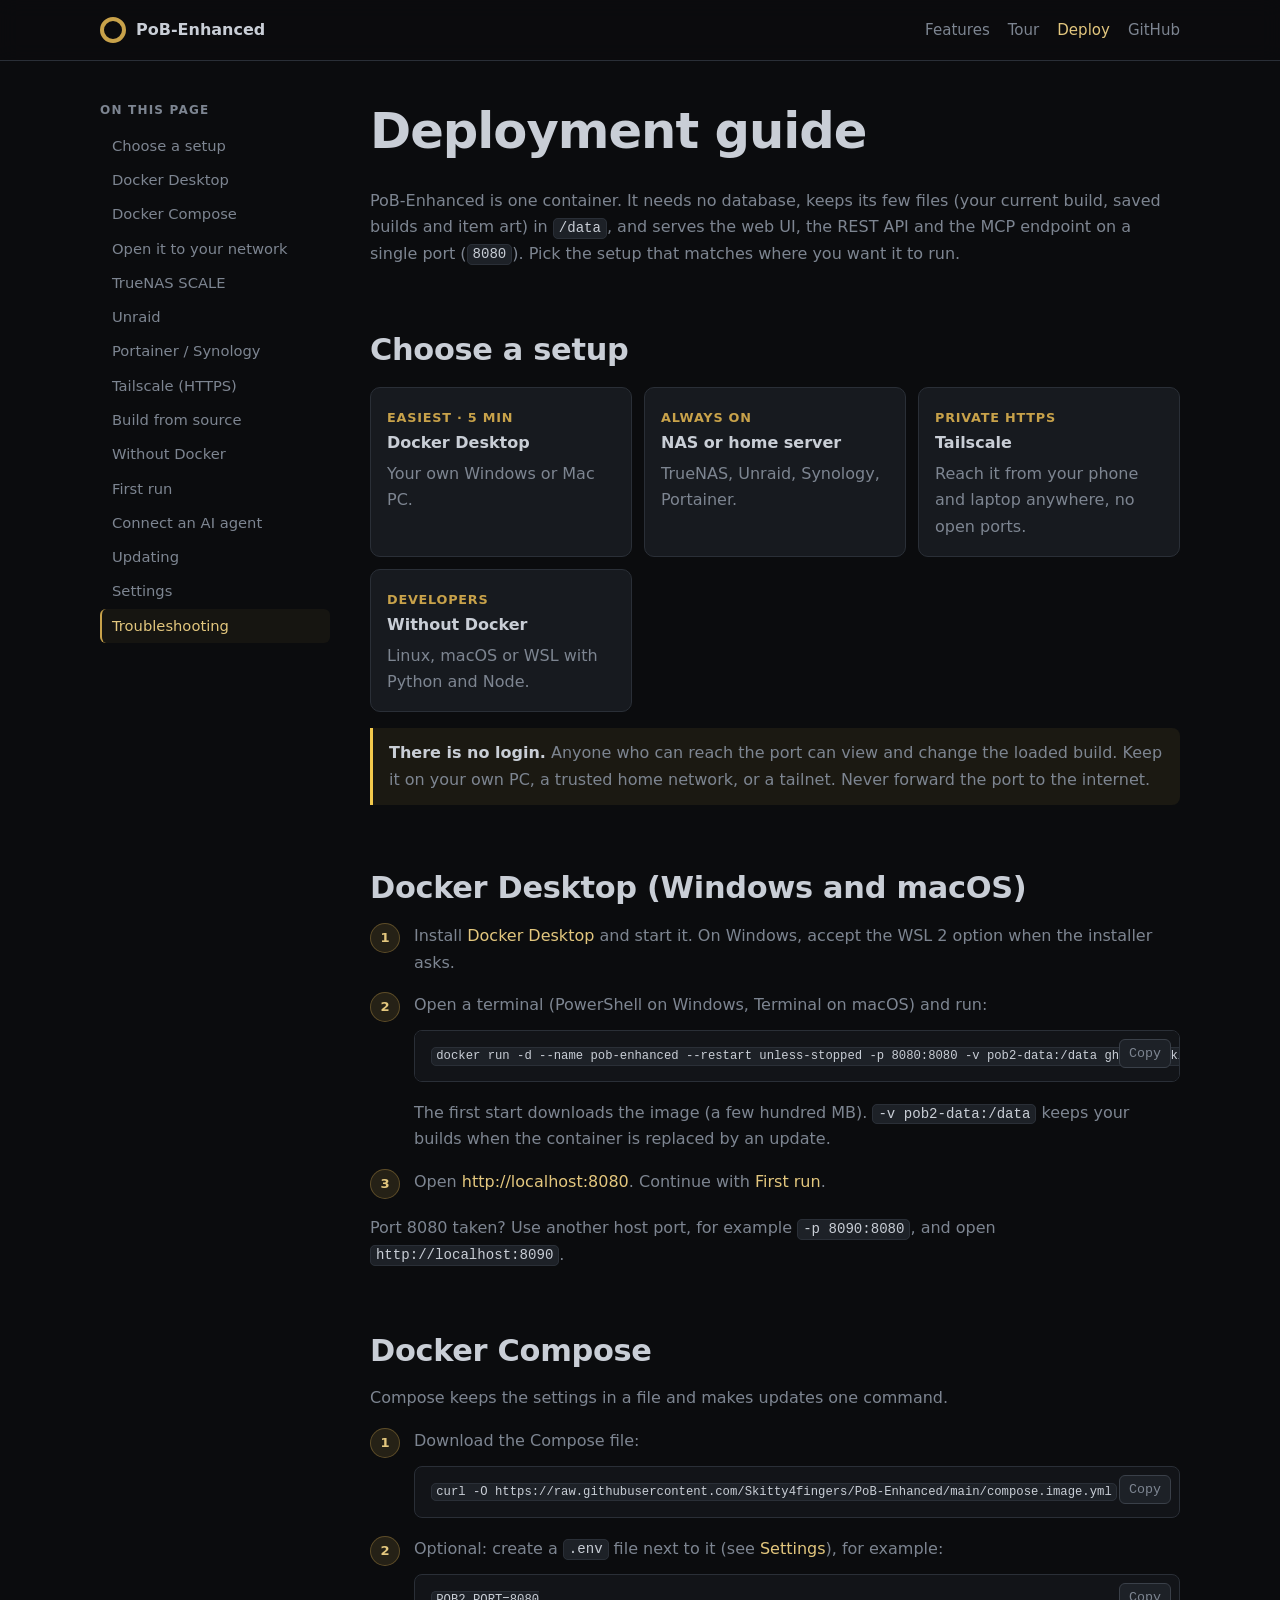
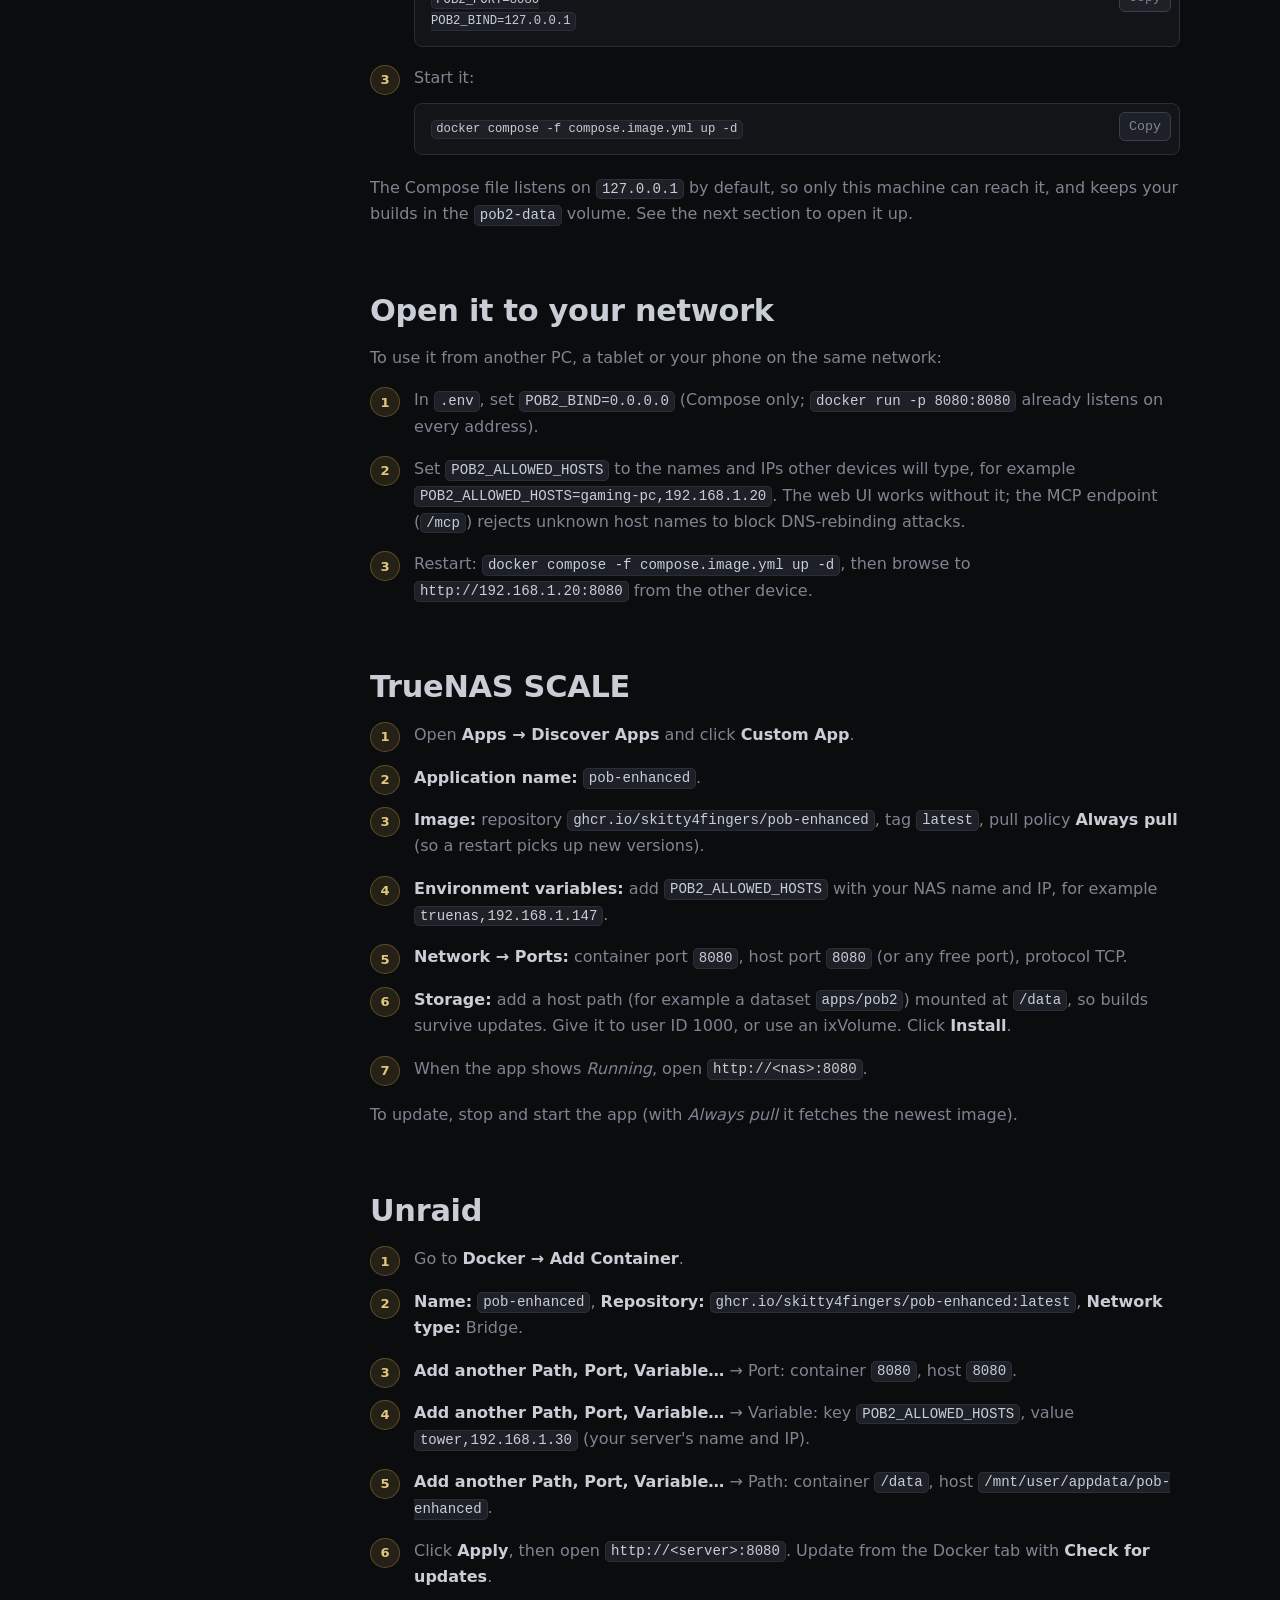
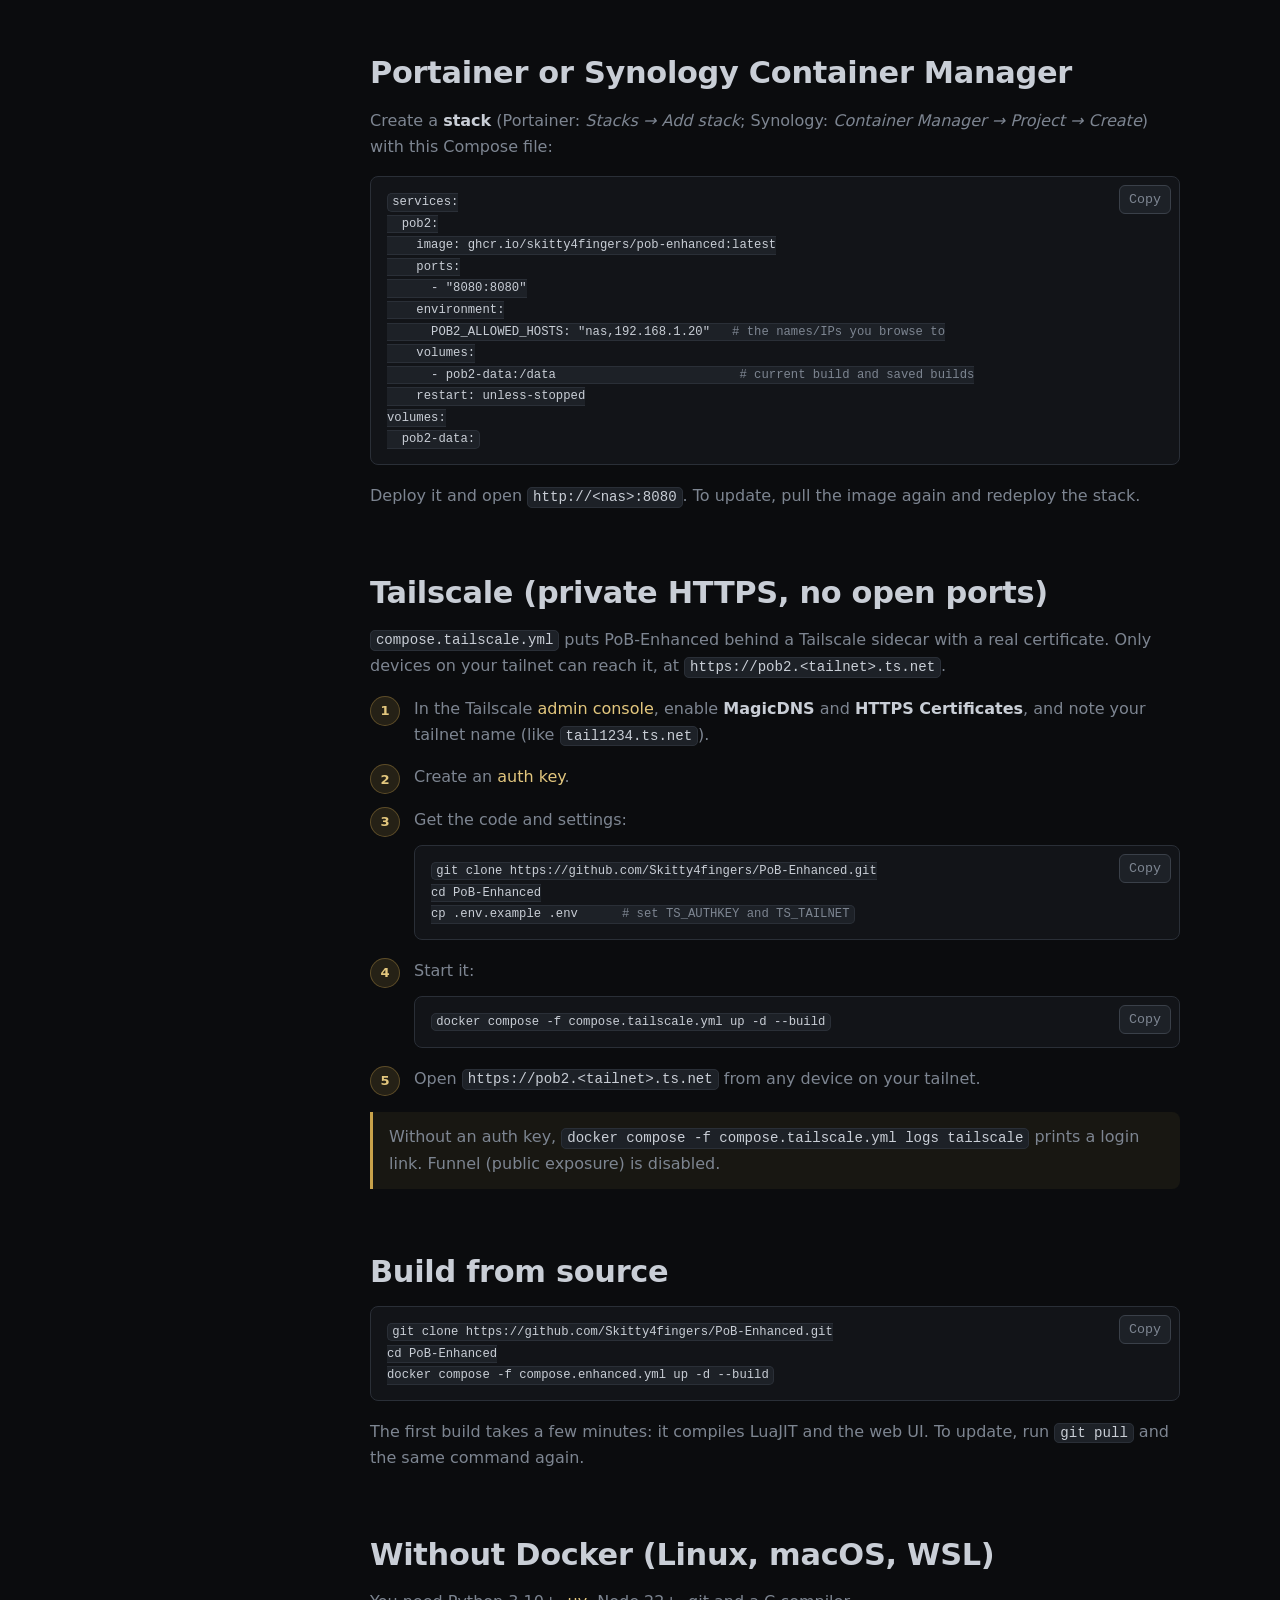
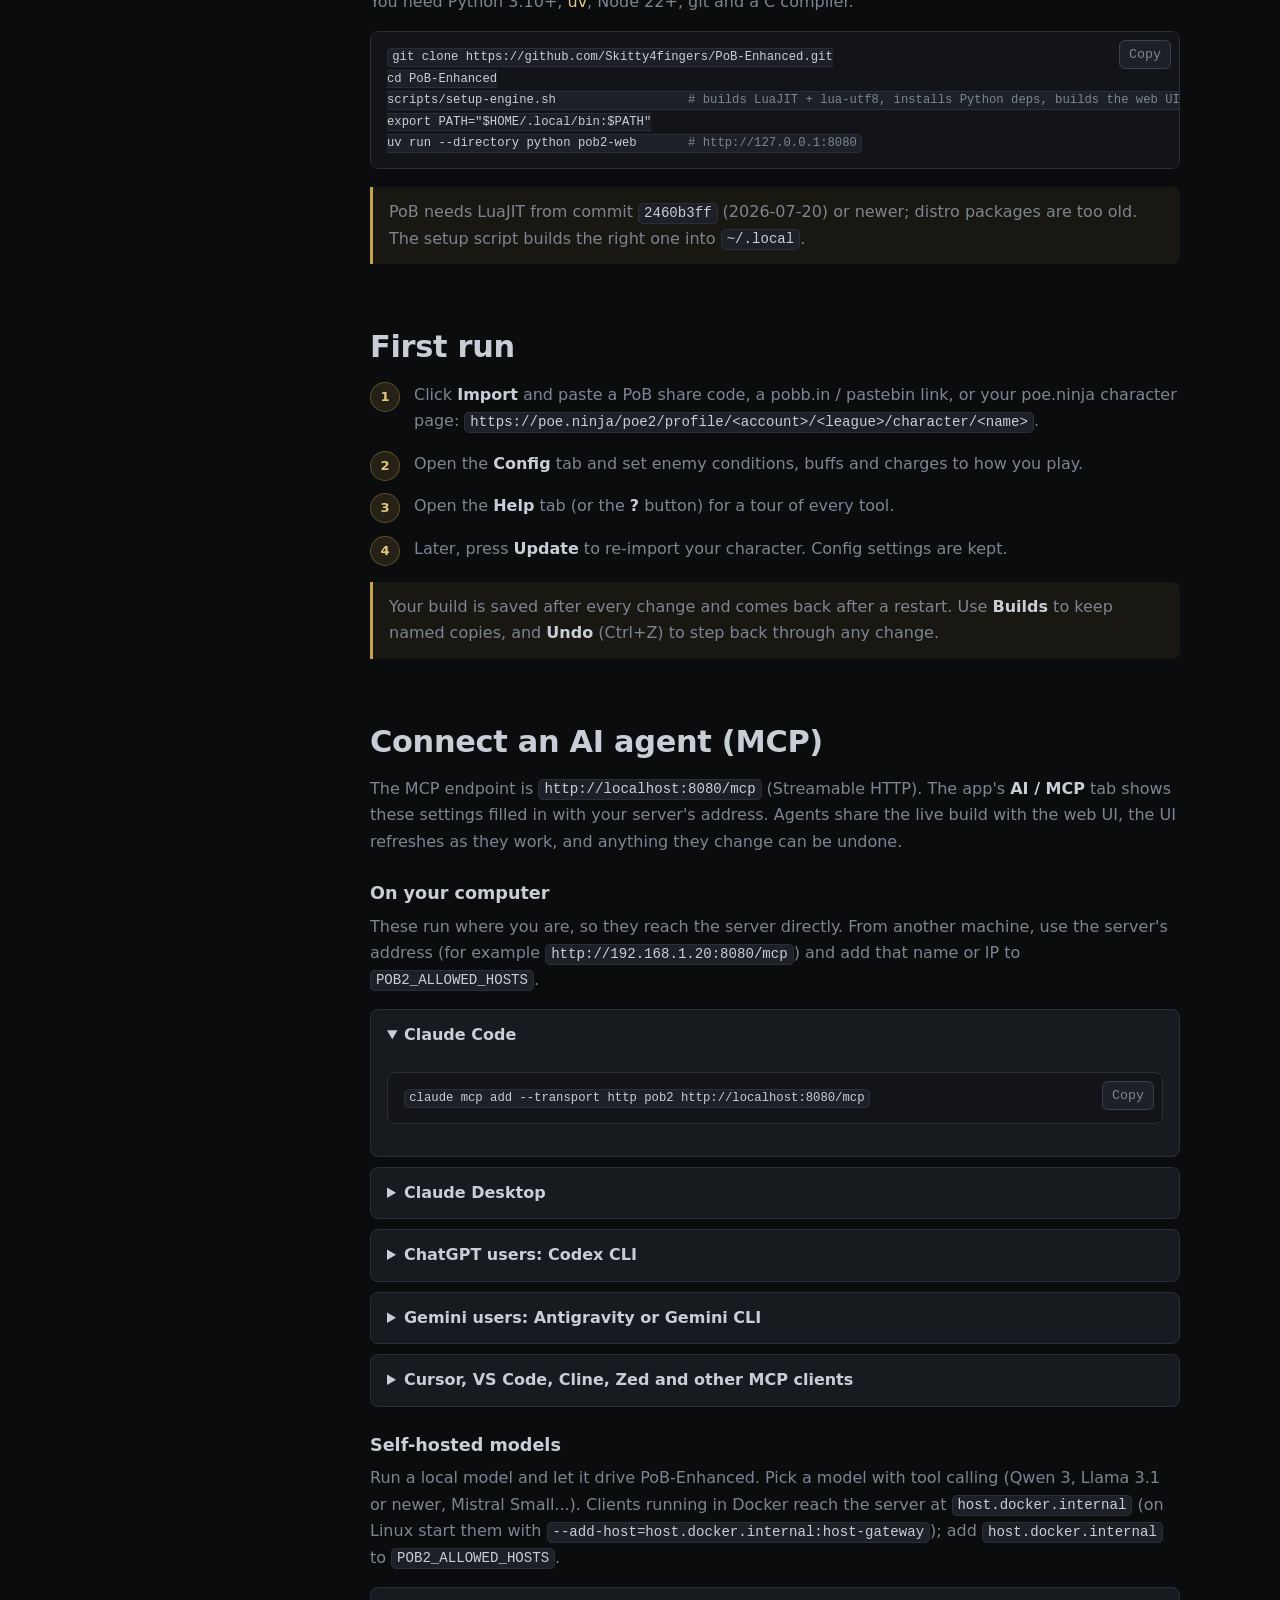
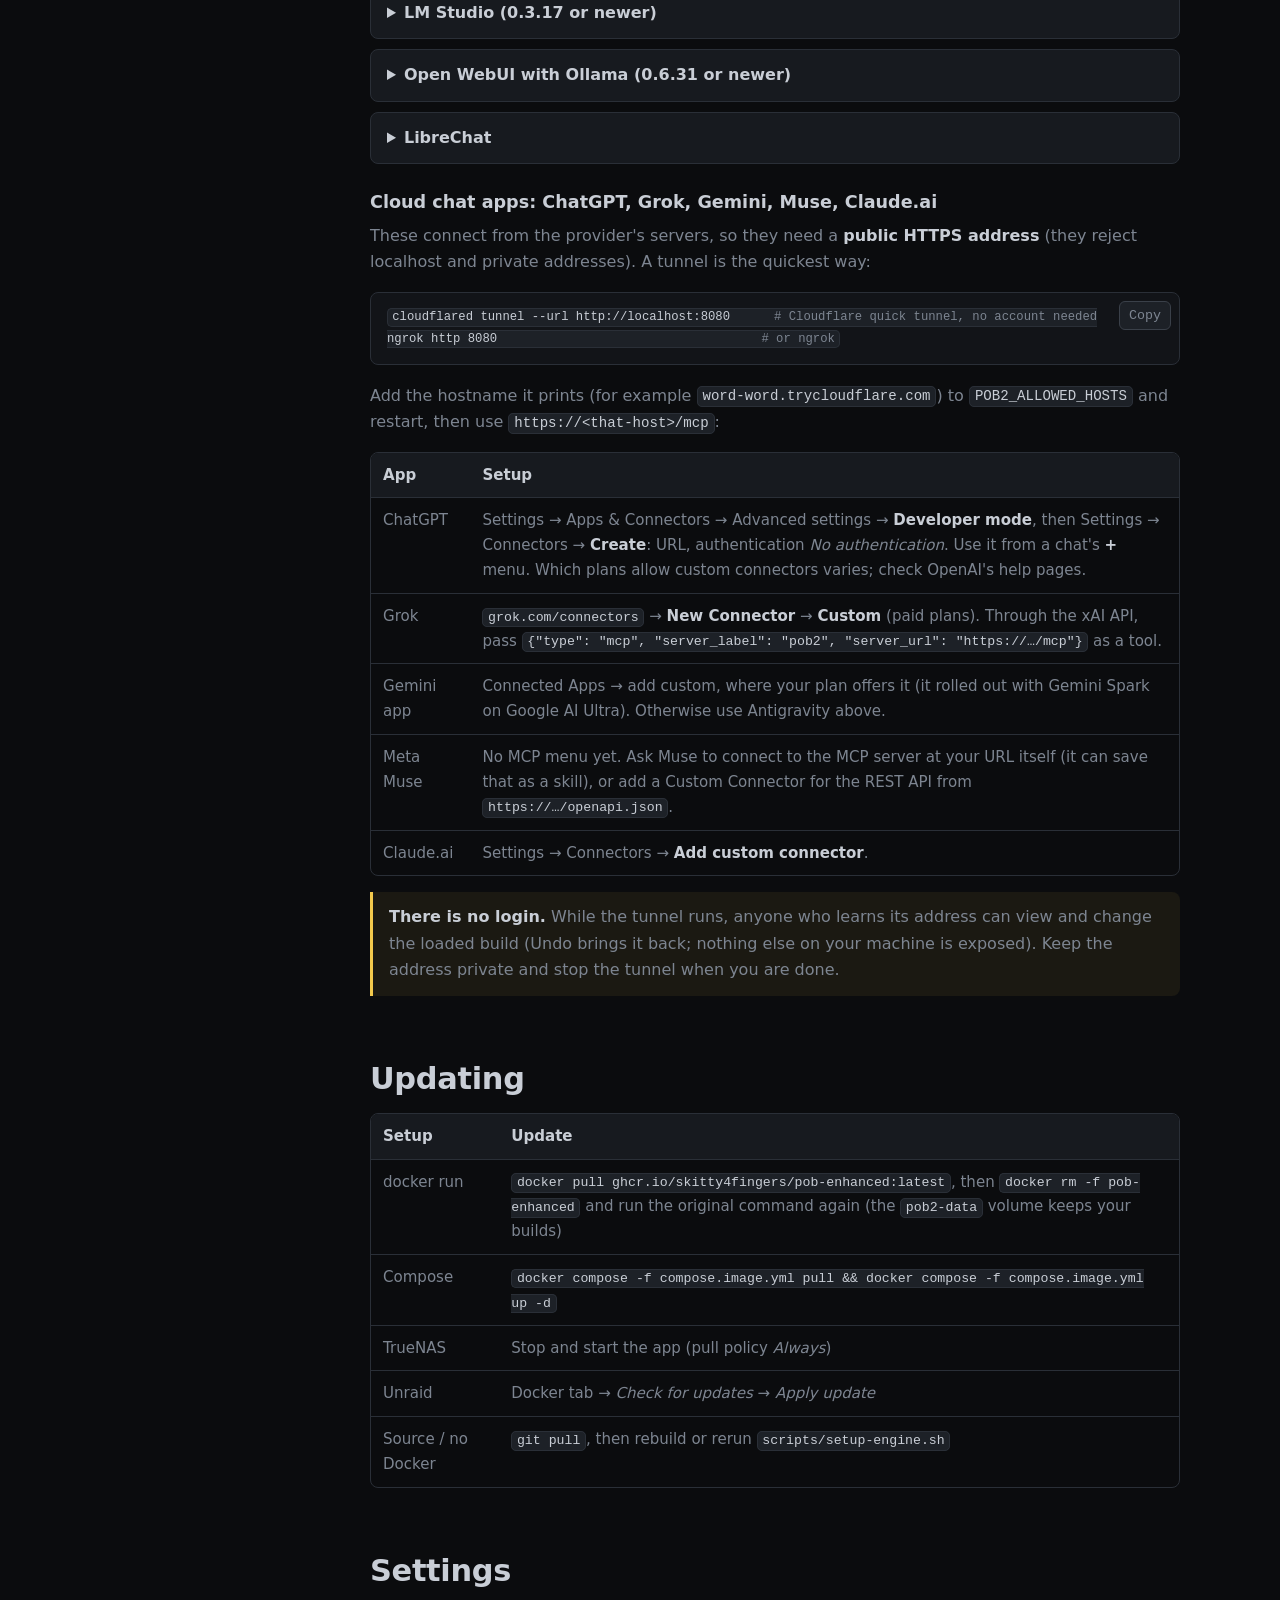
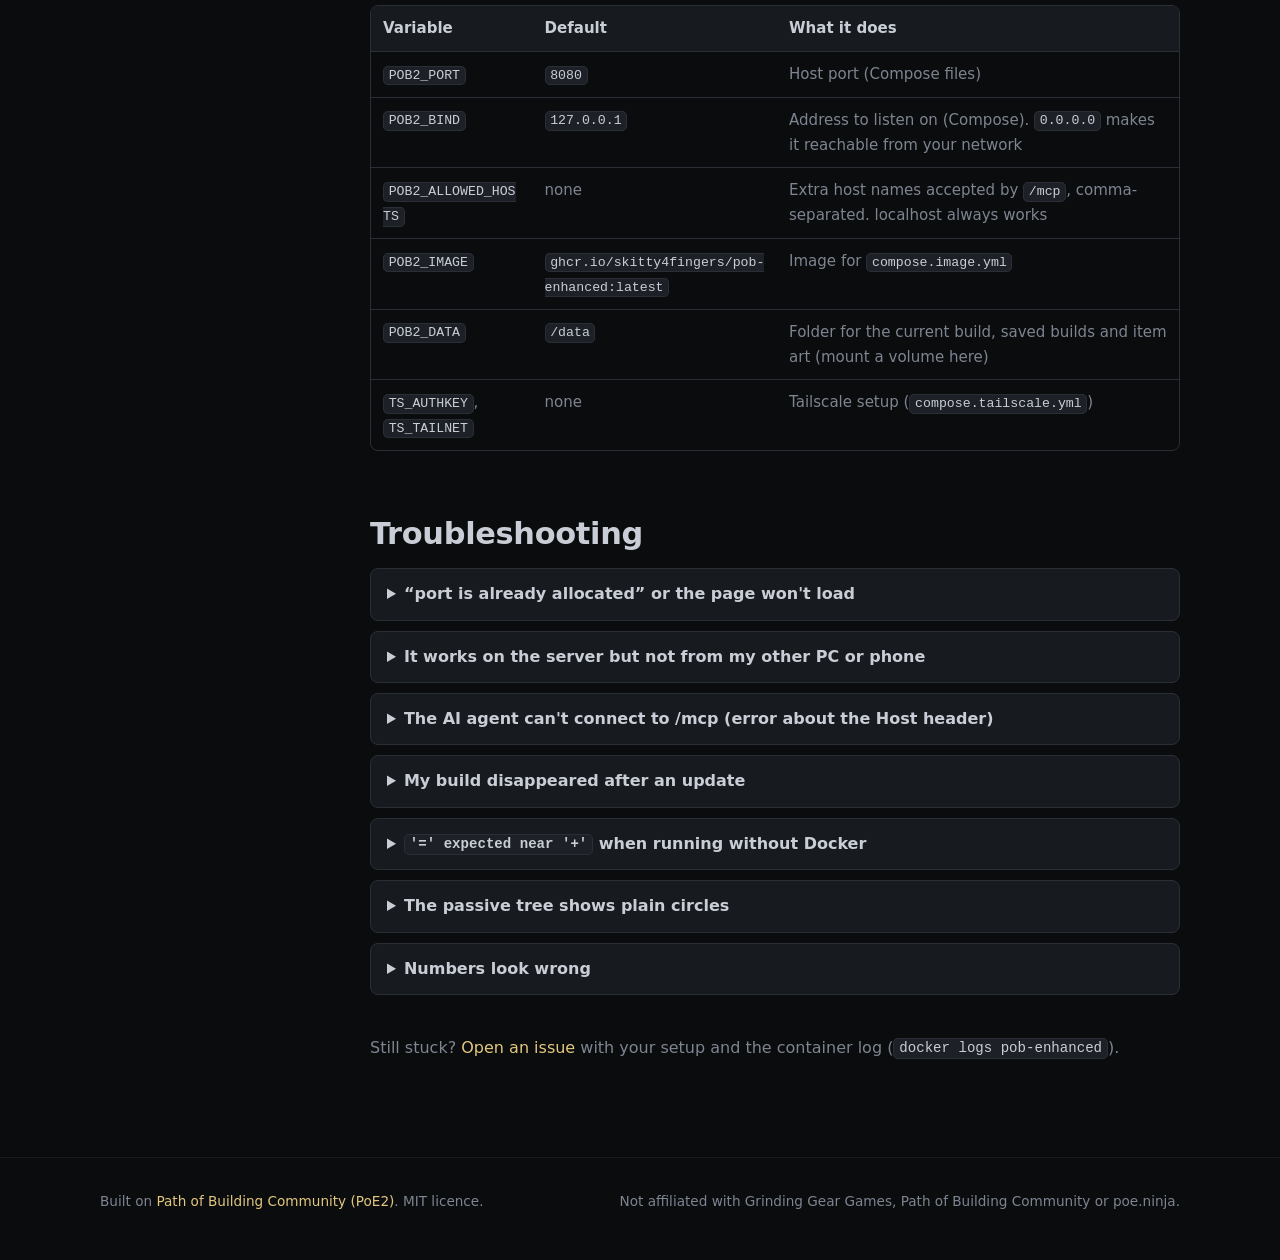
<file: site/deploy.html>
<!doctype html>
<html lang="en">
<head>
  <meta charset="utf-8">
  <meta name="viewport" content="width=device-width, initial-scale=1">
  <title>Deploy PoB-Enhanced</title>
  <meta name="description" content="Step-by-step deployment guide for PoB-Enhanced: Docker Desktop, Compose, TrueNAS, Unraid, Synology, Portainer, Tailscale and running without Docker.">
  <link rel="icon" href="data:image/svg+xml,%3Csvg xmlns='http://www.w3.org/2000/svg' viewBox='0 0 32 32'%3E%3Ccircle cx='16' cy='16' r='11' fill='none' stroke='%23c8a24a' stroke-width='6'/%3E%3C/svg%3E">
  <link rel="stylesheet" href="styles.css">
</head>
<body>
  <header class="top">
    <div class="wrap">
      <a class="brand" href="./"><span class="logo"></span> PoB-Enhanced</a>
      <nav>
        <a href="./#features" class="hide-sm">Features</a>
        <a href="./#tour" class="hide-sm">Tour</a>
        <a href="deploy.html" class="on">Deploy</a>
        <a href="https://github.com/Skitty4fingers/PoB-Enhanced">GitHub</a>
      </nav>
    </div>
  </header>

  <div class="wrap guide">
    <aside class="toc" aria-label="On this page">
      <div class="label">On this page</div>
      <a href="#choose">Choose a setup</a>
      <a href="#docker">Docker Desktop</a>
      <a href="#compose">Docker Compose</a>
      <a href="#network">Open it to your network</a>
      <a href="#truenas">TrueNAS SCALE</a>
      <a href="#unraid">Unraid</a>
      <a href="#portainer">Portainer / Synology</a>
      <a href="#tailscale">Tailscale (HTTPS)</a>
      <a href="#source">Build from source</a>
      <a href="#nodocker">Without Docker</a>
      <a href="#first-run">First run</a>
      <a href="#mcp">Connect an AI agent</a>
      <a href="#update">Updating</a>
      <a href="#settings">Settings</a>
      <a href="#trouble">Troubleshooting</a>
    </aside>

    <article class="doc">
      <h1>Deployment guide</h1>
      <p>PoB-Enhanced is one container. It needs no database, keeps its few files (your current build, saved builds and
        item art) in <code>/data</code>, and serves the web UI, the REST API and the MCP endpoint on a single port
        (<code>8080</code>). Pick the setup that matches where you want it to run.</p>

      <h2 id="choose">Choose a setup</h2>
      <div class="choose">
        <a href="#docker"><span class="meta">Easiest · 5 min</span><strong>Docker Desktop</strong>Your own Windows or Mac PC.</a>
        <a href="#truenas"><span class="meta">Always on</span><strong>NAS or home server</strong>TrueNAS, Unraid, Synology, Portainer.</a>
        <a href="#tailscale"><span class="meta">Private HTTPS</span><strong>Tailscale</strong>Reach it from your phone and laptop anywhere, no open ports.</a>
        <a href="#nodocker"><span class="meta">Developers</span><strong>Without Docker</strong>Linux, macOS or WSL with Python and Node.</a>
      </div>
      <div class="note warn"><p><strong>There is no login.</strong> Anyone who can reach the port can view and change
        the loaded build. Keep it on your own PC, a trusted home network, or a tailnet. Never forward the port to the
        internet.</p></div>

      <h2 id="docker">Docker Desktop (Windows and macOS)</h2>
      <ol class="steps">
        <li>Install <a href="https://docs.docker.com/get-docker/">Docker Desktop</a> and start it. On Windows, accept the
          WSL 2 option when the installer asks.</li>
        <li>Open a terminal (PowerShell on Windows, Terminal on macOS) and run:
          <pre><code>docker run -d --name pob-enhanced --restart unless-stopped -p 8080:8080 -v pob2-data:/data ghcr.io/skitty4fingers/pob-enhanced:latest</code></pre>
          The first start downloads the image (a few hundred MB). <code>-v pob2-data:/data</code> keeps your builds when
          the container is replaced by an update.</li>
        <li>Open <a href="http://localhost:8080">http://localhost:8080</a>. Continue with <a href="#first-run">First run</a>.</li>
      </ol>
      <p>Port 8080 taken? Use another host port, for example <code>-p 8090:8080</code>, and open
        <code>http://localhost:8090</code>.</p>

      <h2 id="compose">Docker Compose</h2>
      <p>Compose keeps the settings in a file and makes updates one command.</p>
      <ol class="steps">
        <li>Download the Compose file:
          <pre><code>curl -O https://raw.githubusercontent.com/Skitty4fingers/PoB-Enhanced/main/compose.image.yml</code></pre></li>
        <li>Optional: create a <code>.env</code> file next to it (see <a href="#settings">Settings</a>), for example:
          <pre><code>POB2_PORT=8080
POB2_BIND=127.0.0.1</code></pre></li>
        <li>Start it:
          <pre><code>docker compose -f compose.image.yml up -d</code></pre></li>
      </ol>
      <p>The Compose file listens on <code>127.0.0.1</code> by default, so only this machine can reach it, and keeps
        your builds in the <code>pob2-data</code> volume. See the next section to open it up.</p>

      <h2 id="network">Open it to your network</h2>
      <p>To use it from another PC, a tablet or your phone on the same network:</p>
      <ol class="steps">
        <li>In <code>.env</code>, set <code>POB2_BIND=0.0.0.0</code> (Compose only; <code>docker run -p 8080:8080</code>
          already listens on every address).</li>
        <li>Set <code>POB2_ALLOWED_HOSTS</code> to the names and IPs other devices will type, for example
          <code>POB2_ALLOWED_HOSTS=gaming-pc,192.168.1.20</code>. The web UI works without it; the MCP endpoint
          (<code>/mcp</code>) rejects unknown host names to block DNS-rebinding attacks.</li>
        <li>Restart: <code>docker compose -f compose.image.yml up -d</code>, then browse to
          <code>http://192.168.1.20:8080</code> from the other device.</li>
      </ol>

      <h2 id="truenas">TrueNAS SCALE</h2>
      <ol class="steps">
        <li>Open <strong>Apps → Discover Apps</strong> and click <strong>Custom App</strong>.</li>
        <li><strong>Application name:</strong> <code>pob-enhanced</code>.</li>
        <li><strong>Image:</strong> repository <code>ghcr.io/skitty4fingers/pob-enhanced</code>, tag <code>latest</code>,
          pull policy <strong>Always pull</strong> (so a restart picks up new versions).</li>
        <li><strong>Environment variables:</strong> add <code>POB2_ALLOWED_HOSTS</code> with your NAS name and IP, for
          example <code>truenas,192.168.1.147</code>.</li>
        <li><strong>Network → Ports:</strong> container port <code>8080</code>, host port <code>8080</code> (or any free
          port), protocol TCP.</li>
        <li><strong>Storage:</strong> add a host path (for example a dataset <code>apps/pob2</code>) mounted at
          <code>/data</code>, so builds survive updates. Give it to user ID 1000, or use an ixVolume. Click
          <strong>Install</strong>.</li>
        <li>When the app shows <em>Running</em>, open <code>http://&lt;nas&gt;:8080</code>.</li>
      </ol>
      <p>To update, stop and start the app (with <em>Always pull</em> it fetches the newest image).</p>

      <h2 id="unraid">Unraid</h2>
      <ol class="steps">
        <li>Go to <strong>Docker → Add Container</strong>.</li>
        <li><strong>Name:</strong> <code>pob-enhanced</code>, <strong>Repository:</strong>
          <code>ghcr.io/skitty4fingers/pob-enhanced:latest</code>, <strong>Network type:</strong> Bridge.</li>
        <li><strong>Add another Path, Port, Variable…</strong> → Port: container <code>8080</code>, host <code>8080</code>.</li>
        <li><strong>Add another Path, Port, Variable…</strong> → Variable: key <code>POB2_ALLOWED_HOSTS</code>, value
          <code>tower,192.168.1.30</code> (your server's name and IP).</li>
        <li><strong>Add another Path, Port, Variable…</strong> → Path: container <code>/data</code>, host
          <code>/mnt/user/appdata/pob-enhanced</code>.</li>
        <li>Click <strong>Apply</strong>, then open <code>http://&lt;server&gt;:8080</code>. Update from the Docker tab with
          <strong>Check for updates</strong>.</li>
      </ol>

      <h2 id="portainer">Portainer or Synology Container Manager</h2>
      <p>Create a <strong>stack</strong> (Portainer: <em>Stacks → Add stack</em>; Synology: <em>Container Manager →
        Project → Create</em>) with this Compose file:</p>
      <pre><code>services:
  pob2:
    image: ghcr.io/skitty4fingers/pob-enhanced:latest
    ports:
      - "8080:8080"
    environment:
      POB2_ALLOWED_HOSTS: "nas,192.168.1.20"   <span class="c"># the names/IPs you browse to</span>
    volumes:
      - pob2-data:/data                         <span class="c"># current build and saved builds</span>
    restart: unless-stopped
volumes:
  pob2-data:</code></pre>
      <p>Deploy it and open <code>http://&lt;nas&gt;:8080</code>. To update, pull the image again and redeploy the stack.</p>

      <h2 id="tailscale">Tailscale (private HTTPS, no open ports)</h2>
      <p><code>compose.tailscale.yml</code> puts PoB-Enhanced behind a Tailscale sidecar with a real certificate. Only
        devices on your tailnet can reach it, at <code>https://pob2.&lt;tailnet&gt;.ts.net</code>.</p>
      <ol class="steps">
        <li>In the Tailscale <a href="https://login.tailscale.com/admin/dns">admin console</a>, enable
          <strong>MagicDNS</strong> and <strong>HTTPS Certificates</strong>, and note your tailnet name (like
          <code>tail1234.ts.net</code>).</li>
        <li>Create an <a href="https://login.tailscale.com/admin/settings/keys">auth key</a>.</li>
        <li>Get the code and settings:
          <pre><code>git clone https://github.com/Skitty4fingers/PoB-Enhanced.git
cd PoB-Enhanced
cp .env.example .env      <span class="c"># set TS_AUTHKEY and TS_TAILNET</span></code></pre></li>
        <li>Start it:
          <pre><code>docker compose -f compose.tailscale.yml up -d --build</code></pre></li>
        <li>Open <code>https://pob2.&lt;tailnet&gt;.ts.net</code> from any device on your tailnet.</li>
      </ol>
      <div class="note"><p>Without an auth key, <code>docker compose -f compose.tailscale.yml logs tailscale</code> prints a
        login link. Funnel (public exposure) is disabled.</p></div>

      <h2 id="source">Build from source</h2>
      <pre><code>git clone https://github.com/Skitty4fingers/PoB-Enhanced.git
cd PoB-Enhanced
docker compose -f compose.enhanced.yml up -d --build</code></pre>
      <p>The first build takes a few minutes: it compiles LuaJIT and the web UI. To update, run <code>git pull</code>
        and the same command again.</p>

      <h2 id="nodocker">Without Docker (Linux, macOS, WSL)</h2>
      <p>You need Python 3.10+, <a href="https://docs.astral.sh/uv/">uv</a>, Node 22+, git and a C compiler.</p>
      <pre><code>git clone https://github.com/Skitty4fingers/PoB-Enhanced.git
cd PoB-Enhanced
scripts/setup-engine.sh                  <span class="c"># builds LuaJIT + lua-utf8, installs Python deps, builds the web UI</span>
export PATH="$HOME/.local/bin:$PATH"
uv run --directory python pob2-web       <span class="c"># http://127.0.0.1:8080</span></code></pre>
      <div class="note"><p>PoB needs LuaJIT from commit <code>2460b3ff</code> (2026-07-20) or newer; distro packages are
        too old. The setup script builds the right one into <code>~/.local</code>.</p></div>

      <h2 id="first-run">First run</h2>
      <ol class="steps">
        <li>Click <strong>Import</strong> and paste a PoB share code, a pobb.in / pastebin link, or your poe.ninja
          character page: <code>https://poe.ninja/poe2/profile/&lt;account&gt;/&lt;league&gt;/character/&lt;name&gt;</code>.</li>
        <li>Open the <strong>Config</strong> tab and set enemy conditions, buffs and charges to how you play.</li>
        <li>Open the <strong>Help</strong> tab (or the <strong>?</strong> button) for a tour of every tool.</li>
        <li>Later, press <strong>Update</strong> to re-import your character. Config settings are kept.</li>
      </ol>
      <div class="note"><p>Your build is saved after every change and comes back after a restart. Use
        <strong>Builds</strong> to keep named copies, and <strong>Undo</strong> (Ctrl+Z) to step back through any
        change.</p></div>

      <h2 id="mcp">Connect an AI agent (MCP)</h2>
      <p>The MCP endpoint is <code>http://localhost:8080/mcp</code> (Streamable HTTP). The app's <strong>AI / MCP</strong>
        tab shows these settings filled in with your server's address. Agents share the live build with the web UI, the UI
        refreshes as they work, and anything they change can be undone.</p>

      <h3>On your computer</h3>
      <p>These run where you are, so they reach the server directly. From another machine, use the server's address (for
        example <code>http://192.168.1.20:8080/mcp</code>) and add that name or IP to <code>POB2_ALLOWED_HOSTS</code>.</p>
      <details open><summary>Claude Code</summary><div>
        <pre><code>claude mcp add --transport http pob2 http://localhost:8080/mcp</code></pre></div></details>
      <details><summary>Claude Desktop</summary><div>
        <p>The config file starts local programs, so bridge with <code>mcp-remote</code> (needs Node.js). Settings →
          Developer → Edit Config, then restart Claude. For a non-localhost <code>http://</code> address add
          <code>"--allow-http"</code> to the args.</p>
        <pre><code>{
  "mcpServers": {
    "pob2": { "command": "npx", "args": ["-y", "mcp-remote", "http://localhost:8080/mcp"] }
  }
}</code></pre></div></details>
      <details><summary>ChatGPT users: Codex CLI</summary><div>
        <p>OpenAI's agent for the terminal and IDE, signed in with your ChatGPT account.</p>
        <pre><code>codex mcp add pob2 --url http://localhost:8080/mcp</code></pre>
        <p>or in <code>~/.codex/config.toml</code>:</p>
        <pre><code>[mcp_servers.pob2]
url = "http://localhost:8080/mcp"</code></pre></div></details>
      <details><summary>Gemini users: Antigravity or Gemini CLI</summary><div>
        <p>Personal Google AI accounts moved from Gemini CLI to <strong>Antigravity</strong> in June 2026. Add the server
          in <code>~/.gemini/config/mcp_config.json</code> (or type <code>/mcp</code> in the CLI); remote servers use
          <code>serverUrl</code>:</p>
        <pre><code>{ "mcpServers": { "pob2": { "serverUrl": "http://localhost:8080/mcp" } } }</code></pre>
        <p>Gemini CLI (API key or Code Assist for teams):</p>
        <pre><code>gemini mcp add --transport http --scope user pob2 http://localhost:8080/mcp</code></pre></div></details>
      <details><summary>Cursor, VS Code, Cline, Zed and other MCP clients</summary><div>
        <pre><code>{ "mcpServers": { "pob2": { "url": "http://localhost:8080/mcp" } } }</code></pre>
        <p>A stdio-only client can run its own copy instead (it does not share the web UI's build):</p>
        <pre><code>{ "mcpServers": { "pob2": { "command": "docker", "args": ["run", "--rm", "-i", "ghcr.io/skitty4fingers/pob-enhanced:latest", "pob2-mcp"] } } }</code></pre></div></details>

      <h3>Self-hosted models</h3>
      <p>Run a local model and let it drive PoB-Enhanced. Pick a model with tool calling (Qwen 3, Llama 3.1 or newer,
        Mistral Small...). Clients running in Docker reach the server at <code>host.docker.internal</code> (on Linux start
        them with <code>--add-host=host.docker.internal:host-gateway</code>); add <code>host.docker.internal</code> to
        <code>POB2_ALLOWED_HOSTS</code>.</p>
      <details><summary>LM Studio (0.3.17 or newer)</summary><div>
        <p>Right sidebar → Program → Install → Edit mcp.json:</p>
        <pre><code>{ "mcpServers": { "pob2": { "url": "http://localhost:8080/mcp" } } }</code></pre></div></details>
      <details><summary>Open WebUI with Ollama (0.6.31 or newer)</summary><div>
        <ol class="steps">
          <li>As an admin: <strong>Admin Settings → External Tools</strong> (Integrations in some versions) → <strong>+</strong>.</li>
          <li>Type <strong>MCP (Streamable HTTP)</strong> (not OpenAPI), authentication <strong>None</strong>, URL
            <code>http://host.docker.internal:8080/mcp</code>.</li>
          <li>In a chat, enable the pob2 tools from the tools menu.</li>
        </ol></div></details>
      <details><summary>LibreChat</summary><div>
        <pre><code>mcpServers:
  pob2:
    type: streamable-http
    url: http://host.docker.internal:8080/mcp</code></pre></div></details>

      <h3>Cloud chat apps: ChatGPT, Grok, Gemini, Muse, Claude.ai</h3>
      <p>These connect from the provider's servers, so they need a <strong>public HTTPS address</strong> (they reject
        localhost and private addresses). A tunnel is the quickest way:</p>
      <pre><code>cloudflared tunnel --url http://localhost:8080      <span class="c"># Cloudflare quick tunnel, no account needed</span>
ngrok http 8080                                    <span class="c"># or ngrok</span></code></pre>
      <p>Add the hostname it prints (for example <code>word-word.trycloudflare.com</code>) to
        <code>POB2_ALLOWED_HOSTS</code> and restart, then use <code>https://&lt;that-host&gt;/mcp</code>:</p>
      <div class="table-wrap"><table>
        <tr><th>App</th><th>Setup</th></tr>
        <tr><td>ChatGPT</td><td>Settings → Apps &amp; Connectors → Advanced settings → <strong>Developer mode</strong>,
          then Settings → Connectors → <strong>Create</strong>: URL, authentication <em>No authentication</em>. Use it from
          a chat's <strong>+</strong> menu. Which plans allow custom connectors varies; check OpenAI's help pages.</td></tr>
        <tr><td>Grok</td><td><code>grok.com/connectors</code> → <strong>New Connector</strong> → <strong>Custom</strong>
          (paid plans). Through the xAI API, pass <code>{"type": "mcp", "server_label": "pob2", "server_url": "https://…/mcp"}</code> as a tool.</td></tr>
        <tr><td>Gemini app</td><td>Connected Apps → add custom, where your plan offers it (it rolled out with Gemini
          Spark on Google AI Ultra). Otherwise use Antigravity above.</td></tr>
        <tr><td>Meta Muse</td><td>No MCP menu yet. Ask Muse to connect to the MCP server at your URL itself (it can save
          that as a skill), or add a Custom Connector for the REST API from <code>https://…/openapi.json</code>.</td></tr>
        <tr><td>Claude.ai</td><td>Settings → Connectors → <strong>Add custom connector</strong>.</td></tr>
      </table></div>
      <div class="note warn"><p><strong>There is no login.</strong> While the tunnel runs, anyone who learns its address
        can view and change the loaded build (Undo brings it back; nothing else on your machine is exposed). Keep the
        address private and stop the tunnel when you are done.</p></div>

      <h2 id="update">Updating</h2>
      <div class="table-wrap"><table>
        <tr><th>Setup</th><th>Update</th></tr>
        <tr><td>docker run</td><td><code>docker pull ghcr.io/skitty4fingers/pob-enhanced:latest</code>, then
          <code>docker rm -f pob-enhanced</code> and run the original command again (the <code>pob2-data</code> volume
          keeps your builds)</td></tr>
        <tr><td>Compose</td><td><code>docker compose -f compose.image.yml pull &amp;&amp; docker compose -f compose.image.yml up -d</code></td></tr>
        <tr><td>TrueNAS</td><td>Stop and start the app (pull policy <em>Always</em>)</td></tr>
        <tr><td>Unraid</td><td>Docker tab → <em>Check for updates</em> → <em>Apply update</em></td></tr>
        <tr><td>Source / no Docker</td><td><code>git pull</code>, then rebuild or rerun <code>scripts/setup-engine.sh</code></td></tr>
      </table></div>

      <h2 id="settings">Settings</h2>
      <div class="table-wrap"><table>
        <tr><th>Variable</th><th>Default</th><th>What it does</th></tr>
        <tr><td><code>POB2_PORT</code></td><td><code>8080</code></td><td>Host port (Compose files)</td></tr>
        <tr><td><code>POB2_BIND</code></td><td><code>127.0.0.1</code></td><td>Address to listen on (Compose). <code>0.0.0.0</code> makes it reachable from your network</td></tr>
        <tr><td><code>POB2_ALLOWED_HOSTS</code></td><td>none</td><td>Extra host names accepted by <code>/mcp</code>, comma-separated. localhost always works</td></tr>
        <tr><td><code>POB2_IMAGE</code></td><td><code>ghcr.io/skitty4fingers/pob-enhanced:latest</code></td><td>Image for <code>compose.image.yml</code></td></tr>
        <tr><td><code>POB2_DATA</code></td><td><code>/data</code></td><td>Folder for the current build, saved builds and item art (mount a volume here)</td></tr>
        <tr><td><code>TS_AUTHKEY</code>, <code>TS_TAILNET</code></td><td>none</td><td>Tailscale setup (<code>compose.tailscale.yml</code>)</td></tr>
      </table></div>

      <h2 id="trouble">Troubleshooting</h2>
      <details><summary>“port is already allocated” or the page won't load</summary><div>
        <p>Another program uses port 8080. Pick another host port (<code>-p 8090:8080</code> or
          <code>POB2_PORT=8090</code>) and open that port instead.</p></div></details>
      <details><summary>It works on the server but not from my other PC or phone</summary><div>
        <p>With Compose, set <code>POB2_BIND=0.0.0.0</code> and restart. Check the server's firewall allows the port.</p></div></details>
      <details><summary>The AI agent can't connect to /mcp (error about the Host header)</summary><div>
        <p>Add the exact name or IP the agent uses to <code>POB2_ALLOWED_HOSTS</code>, for example
          <code>POB2_ALLOWED_HOSTS=nas,192.168.1.20</code>, and restart the container.</p></div></details>
      <details><summary>My build disappeared after an update</summary><div>
        <p>The container had no volume at <code>/data</code>, so the new container started empty. Add one (see your
          setup above), then import again or press <strong>Update</strong>. From then on builds survive updates.</p></div></details>
      <details><summary><code>'=' expected near '+'</code> when running without Docker</summary><div>
        <p>Your LuaJIT is too old. Run <code>scripts/setup-engine.sh</code> and make sure <code>~/.local/bin</code> comes
          first on your <code>PATH</code> (or set <code>POB2_LUAJIT</code>).</p></div></details>
      <details><summary>The passive tree shows plain circles</summary><div>
        <p>The tree artwork is missing. It ships in <code>tree-art/</code> and in the Docker image; if you moved the
          folder, set <code>POB2_TREE_ART</code> to its path.</p></div></details>
      <details><summary>Numbers look wrong</summary><div>
        <p>Check the <strong>Config</strong> tab first: enemy conditions, buffs and charges change every number. Mods
          PoB can't model are flagged “unmodelled” and count as zero.</p></div></details>

      <p style="margin-top:40px">Still stuck? <a href="https://github.com/Skitty4fingers/PoB-Enhanced/issues">Open an issue</a>
        with your setup and the container log (<code>docker logs pob-enhanced</code>).</p>
    </article>
  </div>

  <footer>
    <div class="wrap">
      <span>Built on <a href="https://github.com/PathOfBuildingCommunity/PathOfBuilding-PoE2">Path of Building Community (PoE2)</a>. MIT licence.</span>
      <span>Not affiliated with Grinding Gear Games, Path of Building Community or poe.ninja.</span>
    </div>
  </footer>
  <script src="site.js"></script>
</body>
</html>
</file>
<file: site/styles.css>
/* PoB-Enhanced project site. Matches the app's dark ink + gold palette. */
:root {
  --ink-950: #0b0c0e;
  --ink-900: #121418;
  --ink-850: #171a1f;
  --ink-800: #1d2127;
  --ink-700: #2a2f37;
  --ink-600: #3a4049;
  --ink-400: #7d8591;
  --ink-200: #c9ced6;
  --gold: #c8a24a;
  --gold-soft: #e3c77e;
  --good: #5fbf7a;
  --bad: #e06a5a;
  --rare: #f2c94c;
  --mana: #6f8cf0;
  --es: #7fb5e6;
  --radius: 10px;
  --max: 1120px;
  color-scheme: dark;
}

* { box-sizing: border-box; }
html { scroll-behavior: smooth; scroll-padding-top: 80px; }
body {
  margin: 0;
  background: var(--ink-950);
  color: var(--ink-400);
  font: 16px/1.65 Inter, ui-sans-serif, system-ui, -apple-system, "Segoe UI", Roboto, sans-serif;
  -webkit-font-smoothing: antialiased;
}
a { color: var(--gold-soft); text-decoration: none; }
a:hover { text-decoration: underline; }
/* height: auto keeps the aspect ratio when max-width shrinks an image with width/height attributes. */
img { max-width: 100%; height: auto; display: block; }
h1, h2, h3 { color: var(--ink-200); line-height: 1.25; margin: 0 0 .5em; }
h1 { font-size: clamp(2rem, 4.5vw, 3.1rem); letter-spacing: -.02em; }
h2 { font-size: clamp(1.4rem, 2.6vw, 1.9rem); letter-spacing: -.01em; }
h3 { font-size: 1.1rem; }
p { margin: 0 0 1em; }
strong { color: var(--ink-200); font-weight: 600; }
code, pre { font-family: ui-monospace, "Cascadia Code", "SFMono-Regular", Menlo, Consolas, monospace; }
code { font-size: .88em; background: var(--ink-800); border: 1px solid var(--ink-700); border-radius: 5px; padding: .1em .35em; color: var(--ink-200); overflow-wrap: anywhere; }
pre code { overflow-wrap: normal; }

.wrap { max-width: var(--max); margin: 0 auto; padding: 0 20px; }

/* Header */
.top {
  position: sticky; top: 0; z-index: 10;
  background: rgba(11, 12, 14, .82); backdrop-filter: blur(10px);
  border-bottom: 1px solid var(--ink-700);
}
.top .wrap { display: flex; align-items: center; gap: 18px; height: 60px; }
.brand { display: flex; align-items: center; gap: 10px; color: var(--ink-200); font-weight: 700; }
.brand:hover { text-decoration: none; }
.logo { width: 26px; height: 26px; border-radius: 50%; border: 4px solid var(--gold); }
.top nav { margin-left: auto; display: flex; gap: 18px; font-size: .94rem; }
.top nav a { color: var(--ink-400); }
.top nav a:hover, .top nav a.on { color: var(--gold-soft); text-decoration: none; }

/* Buttons */
.btn {
  display: inline-flex; align-items: center; gap: 8px;
  padding: 10px 18px; border-radius: 8px; font-weight: 600; font-size: .95rem;
  border: 1px solid var(--ink-600); background: var(--ink-800); color: var(--ink-200);
  transition: border-color .15s, background .15s;
}
.btn:hover { border-color: var(--gold); text-decoration: none; }
.btn.primary { background: rgba(200, 162, 74, .16); border-color: rgba(200, 162, 74, .6); color: var(--gold-soft); }
.btn.primary:hover { background: rgba(200, 162, 74, .26); }

/* Hero */
.hero { padding: 72px 0 36px; text-align: center; }
.hero .tag { display: inline-block; font-size: .8rem; font-weight: 600; letter-spacing: .08em; text-transform: uppercase; color: var(--gold-soft); border: 1px solid rgba(200,162,74,.35); background: rgba(200,162,74,.08); padding: 4px 12px; border-radius: 99px; margin-bottom: 18px; }
.hero p.lead { max-width: 720px; margin: 0 auto 28px; font-size: 1.15rem; }
.hero .actions { display: flex; gap: 12px; justify-content: center; flex-wrap: wrap; }
.hero h1 span { color: var(--gold-soft); }
/* The hero screenshot is wider than the text column: up to 1280px, centred, never past the viewport gutter. */
.shot {
  width: min(1280px, calc(100vw - 40px)); margin: 44px 0 0 50%; transform: translateX(-50%);
  border-radius: var(--radius); overflow: hidden;
  border: 1px solid var(--ink-700); box-shadow: 0 30px 80px -20px rgba(0,0,0,.8), 0 0 0 1px rgba(200,162,74,.08);
}

/* Sections */
section.block { padding: 64px 0; border-top: 1px solid var(--ink-850); }
.eyebrow { font-size: .78rem; font-weight: 700; letter-spacing: .1em; text-transform: uppercase; color: var(--gold); margin-bottom: 8px; }
.intro { max-width: 720px; margin-bottom: 32px; }

.grid { display: grid; gap: 16px; grid-template-columns: repeat(auto-fit, minmax(250px, 1fr)); }
.card {
  background: var(--ink-850); border: 1px solid var(--ink-700); border-radius: var(--radius); padding: 20px;
}
.card h3 { display: flex; align-items: center; gap: 10px; }
.card .ico { width: 30px; height: 30px; border-radius: 8px; display: inline-flex; align-items: center; justify-content: center; background: rgba(200,162,74,.12); color: var(--gold-soft); flex-shrink: 0; }
.card p { margin: 0; font-size: .95rem; }

.feature { display: grid; gap: 36px; align-items: center; grid-template-columns: 1fr 1.35fr; margin-bottom: 56px; }
.feature.flip { grid-template-columns: 1.35fr 1fr; }
.feature.flip .text { order: 2; }
.feature .media { border-radius: var(--radius); overflow: hidden; border: 1px solid var(--ink-700); }
.feature ul { padding-left: 1.1em; margin: 0; }
.feature li { margin-bottom: .35em; }
@media (max-width: 820px) {
  .feature, .feature.flip { grid-template-columns: 1fr; }
  .feature.flip .text { order: 0; }
  .top nav { gap: 12px; font-size: .88rem; }
  .top nav .hide-sm { display: none; }
}

/* Code */
pre {
  position: relative; margin: 12px 0 18px; padding: 14px 16px; overflow-x: auto;
  background: var(--ink-900); border: 1px solid var(--ink-700); border-radius: 8px;
  color: var(--ink-200); font-size: .87rem; line-height: 1.55;
}
pre .c { color: var(--ink-400); }
.copy {
  position: absolute; top: 8px; right: 8px; font: 600 .75rem/1 inherit; font-family: inherit;
  padding: 6px 9px; border-radius: 6px; cursor: pointer;
  background: var(--ink-800); color: var(--ink-400); border: 1px solid var(--ink-600);
}
.copy:hover { color: var(--gold-soft); border-color: var(--gold); }

/* Tables */
table { width: 100%; border-collapse: collapse; margin: 12px 0 20px; font-size: .94rem; }
th, td { text-align: left; padding: 10px 12px; border-bottom: 1px solid var(--ink-700); vertical-align: top; }
th { color: var(--ink-200); font-weight: 600; background: var(--ink-850); }
.table-wrap { overflow-x: auto; border: 1px solid var(--ink-700); border-radius: 8px; }
.table-wrap table { margin: 0; }
.table-wrap tr:last-child td { border-bottom: 0; }

/* Guide layout */
.guide { display: grid; grid-template-columns: 230px 1fr; gap: 40px; padding-top: 40px; padding-bottom: 80px; }
.toc { position: sticky; top: 84px; align-self: start; font-size: .92rem; }
.toc .label { font-size: .75rem; font-weight: 700; letter-spacing: .1em; text-transform: uppercase; color: var(--ink-400); margin-bottom: 8px; }
.toc a { display: block; padding: 5px 10px; border-radius: 6px; color: var(--ink-400); border-left: 2px solid transparent; }
.toc a:hover { color: var(--ink-200); text-decoration: none; }
.toc a.on { color: var(--gold-soft); border-left-color: var(--gold); background: rgba(200,162,74,.06); }
.doc { min-width: 0; } /* let long code lines scroll inside their block instead of widening the page */
.doc h2 { margin-top: 56px; padding-top: 8px; }
.doc h2:first-child { margin-top: 0; }
.doc h3 { margin-top: 28px; }
@media (max-width: 860px) { .guide { grid-template-columns: 1fr; } .toc { display: none; } }

ol.steps { counter-reset: s; list-style: none; padding: 0; margin: 16px 0 20px; }
ol.steps > li { counter-increment: s; position: relative; padding-left: 44px; margin-bottom: 16px; }
ol.steps > li::before {
  content: counter(s); position: absolute; left: 0; top: 0;
  width: 28px; height: 28px; border-radius: 50%; display: flex; align-items: center; justify-content: center;
  font-size: .82rem; font-weight: 700; color: var(--gold-soft); background: rgba(200,162,74,.14); border: 1px solid rgba(200,162,74,.35);
}

.choose { display: grid; gap: 12px; grid-template-columns: repeat(auto-fit, minmax(220px, 1fr)); margin: 18px 0 8px; }
.choose a { display: block; padding: 16px; border-radius: var(--radius); background: var(--ink-850); border: 1px solid var(--ink-700); color: var(--ink-400); }
.choose a:hover { border-color: var(--gold); text-decoration: none; }
.choose a strong { display: block; margin-bottom: 4px; }
.choose .meta { font-size: .8rem; color: var(--gold); font-weight: 600; text-transform: uppercase; letter-spacing: .06em; }

.note { border-left: 3px solid var(--gold); background: rgba(200,162,74,.07); padding: 12px 16px; border-radius: 0 8px 8px 0; margin: 16px 0; }
.note.warn { border-color: var(--rare); background: rgba(242,201,76,.07); }
.note p:last-child { margin: 0; }

details { background: var(--ink-850); border: 1px solid var(--ink-700); border-radius: 8px; margin: 10px 0; }
details summary { cursor: pointer; padding: 12px 16px; color: var(--ink-200); font-weight: 600; }
details > div { padding: 0 16px 14px; }

footer { border-top: 1px solid var(--ink-850); padding: 32px 0 48px; font-size: .85rem; }
footer .wrap { display: flex; flex-wrap: wrap; gap: 12px 24px; justify-content: space-between; }
</file>
